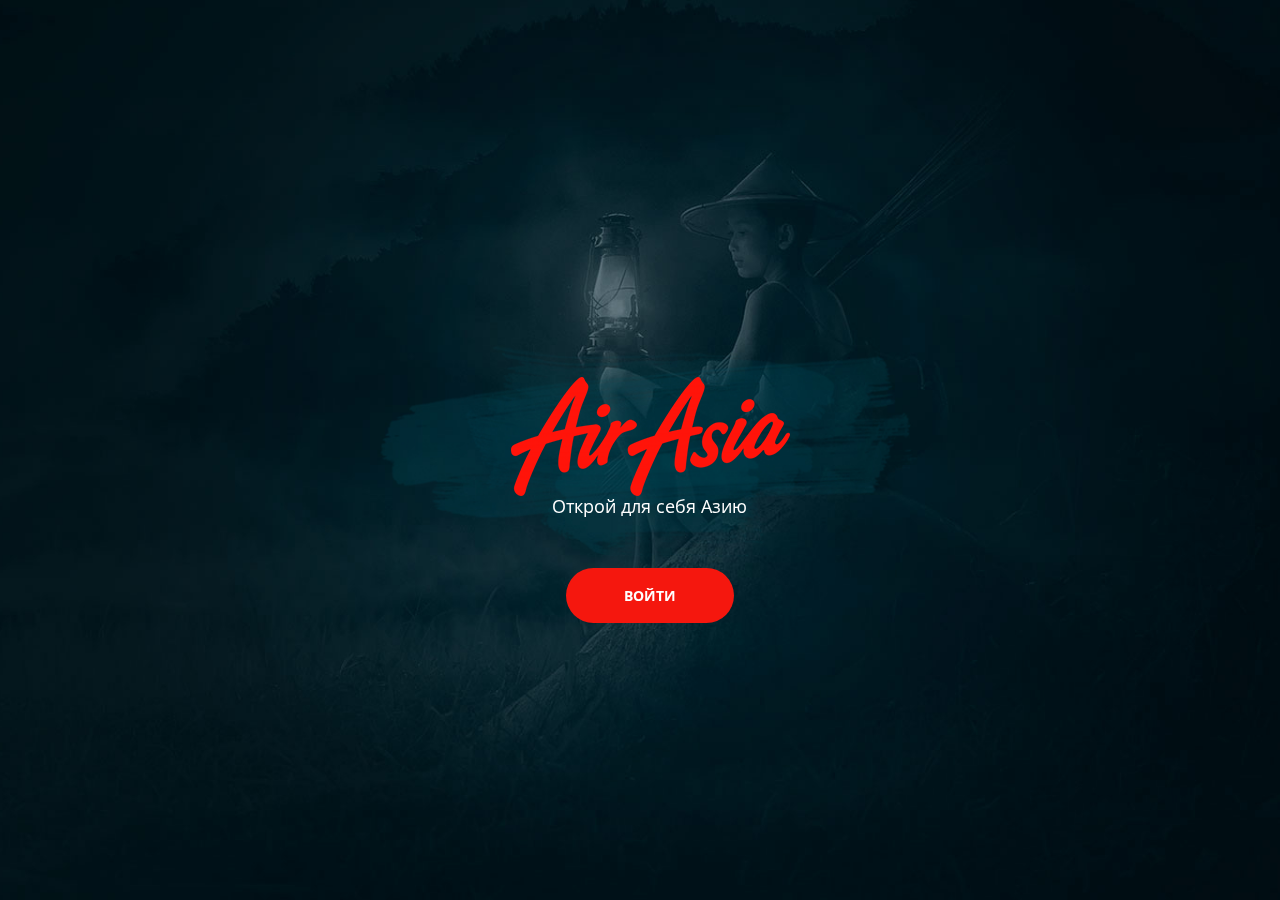
<file: index.html>
<!DOCTYPE html>
<html lang="en">
<head>
    <meta charset="UTF-8">
    <meta http-equiv="X-UA-Compatible" content="IE=edge">
    <meta name="viewport" content="width=device-width, initial-scale=1.0">
    <title>Welcome</title>
    <link rel="stylesheet" href="style/main.css">
</head>
<body>
    <div class="welcome">

        <div class="welcome__container">

            <div class="welcome__content">
                <div class="big-logo">
                    <img src="./images/big-logo.png" alt="Логотип">
                </div>
                <a href="main.html" class="button">ВОЙТИ</a>
                
            </div>
        </div>
    </div>

</body>
</html>
</file>
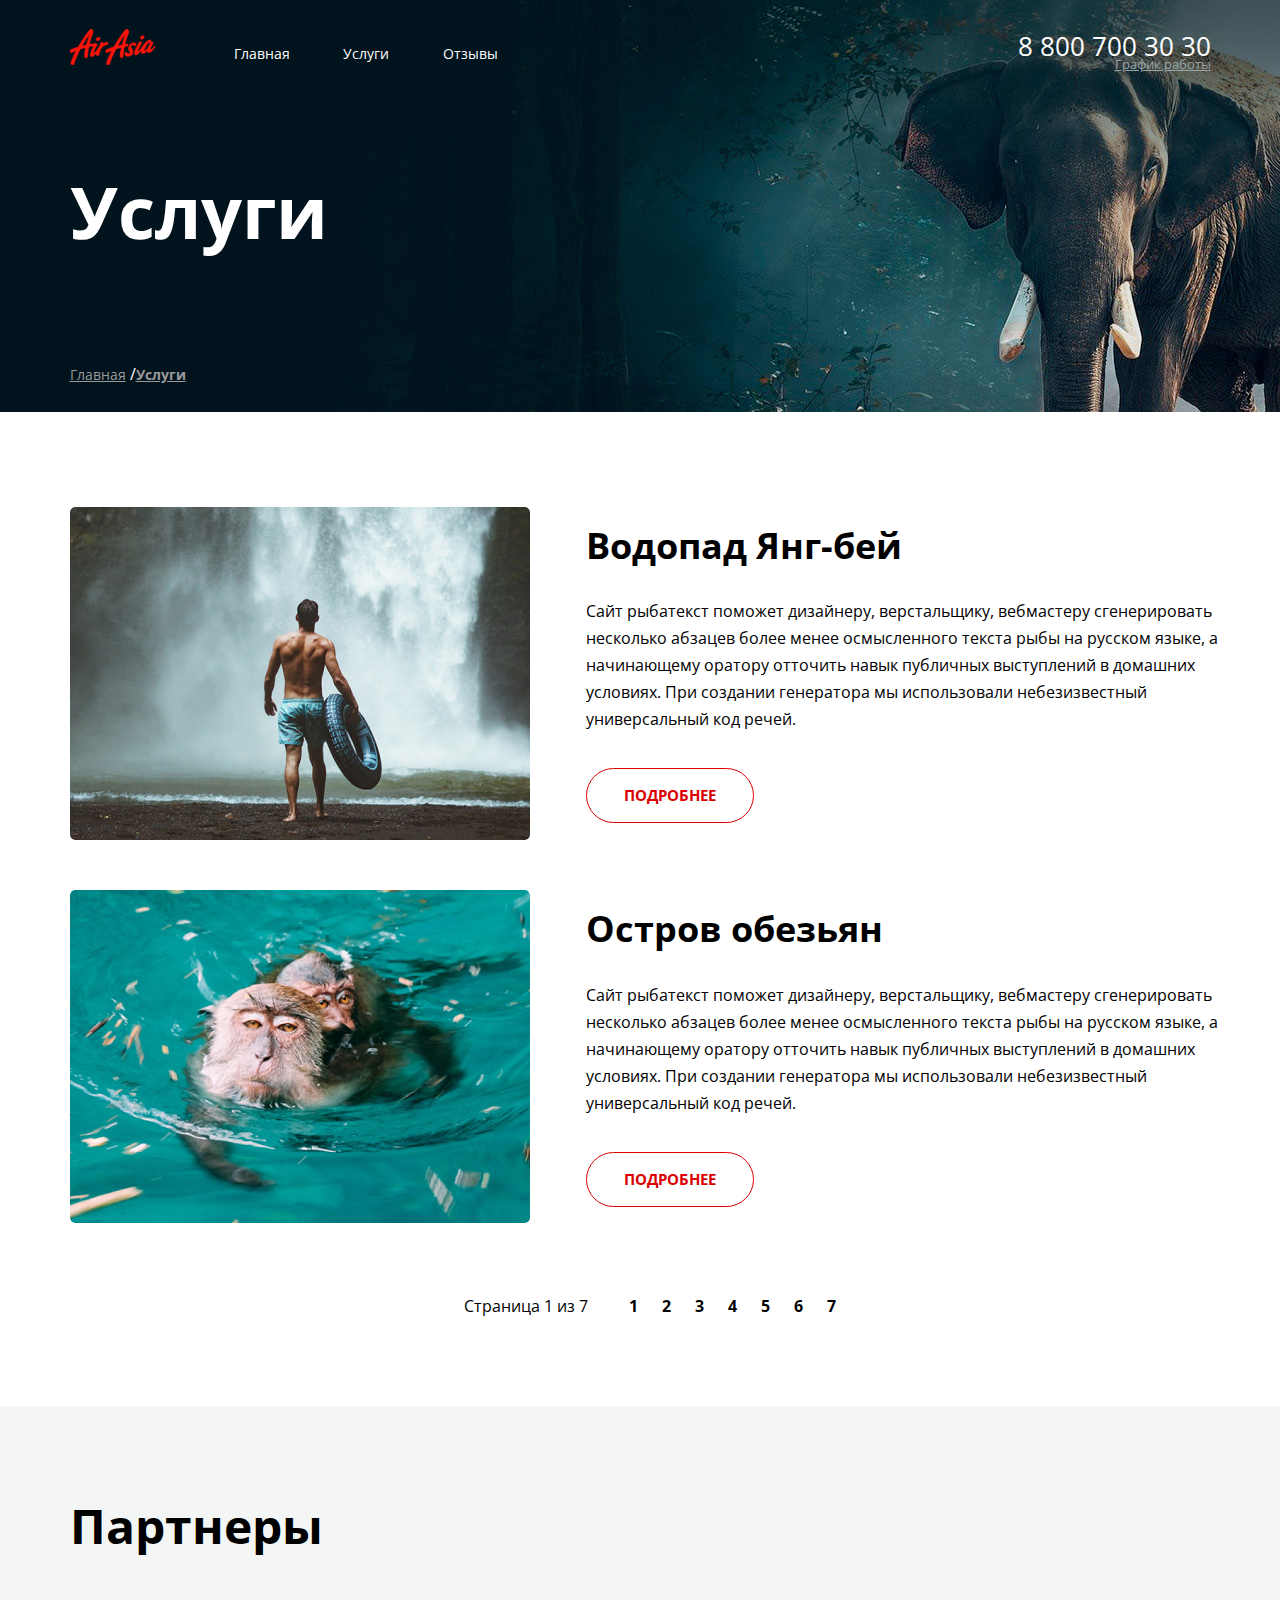
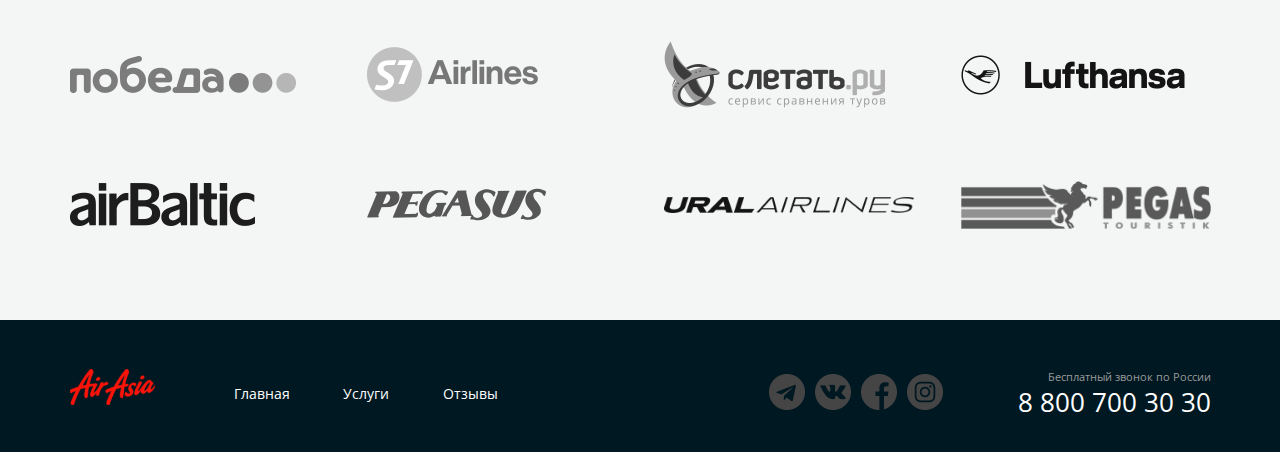
<file: activity.html>
<!DOCTYPE html>
<html lang="en">
<head>
    <meta charset="UTF-8">
    <meta http-equiv="X-UA-Compatible" content="IE=edge">
    <meta name="viewport" content="width=device-width, initial-scale=1.0">
    <title>Activity</title>
    <link rel="stylesheet" href="style/main.css">
</head>
<body>

    <div class="wrapper wrapper--second">
        <div class="wrapper__content wrapper__content--second">
            <header class="header header--second">
                <div class="container container__header container__header--second">
                    <div class="header__col">
                        <a href="main.html" class="logo">
                            <img class="logo__pic logo__pic--second" src="images/logo.svg" alt="logo company">
                        </a>
                        <nav class="menu">
                            <ul class="menu__list">
                                <li class="menu__item">
                                    <a href="main.html" class="menu__link">Главная</a>
                                </li>
                                <li class="menu__item">
                                    <a href="activity.html" class="menu__link">Услуги</a>
                                </li>
                                <li class="menu__item">
                                    <a href="feedback.html" class="menu__link">Отзывы</a>
                                </li>
                            </ul>
                        </nav>
                    </div>
                    <div class="header__col header__col--right">
                        <address class="contacts">
                            <a href="tel:+78007003030" class="contacts__phone">8 800 700 30 30</a>
                            <div class="contacts__info">График работы
                                <a href="" class="contacts__dropdown-link"></a>
                                <div class="dropdown__menu">
                                    <ul class="dropdown__list">
                                        <li class="dropdown__item">
                                            <div class="dropdown__item-text dropdown__item-text--bold">пн-вс: 09:00 -
                                                20:00</div>
                                        </li>
                                        <li class="dropdown__item">
                                            <div class="dropdown__item-text">Обед: 14:00-14:30</div>
                                        </li>
                                    </ul>
                                </div>
                            </div>
                        </address>
                    </div>
                </div>
                <div class="header__description">
                    <div class="container">
                        <h1 class="title title--second">Услуги</h1>
                        <div class="breadcrumbs">
                            <ul class="breadcrumbs__menu">
                                <li class="breadcrumbs__item">
                                    <a href="main.html" class="breadcrumbs__link">Главная</a>
                                </li>
                                </li>
                                <li class="breadcrumbs__item breadcrumbs__item--active">
                                    <a href="activity.html" class="breadcrumbs__link">Услуги</a>
                                </li>
                            </ul>
                        </div>
                    </div>
                </div>

            </header>
            <section class="main-activity">
                <div class="container activity__container">
                    <div class="activity">
                        <ul class="activity__list">
                            <li class="activity__item">
                                <img src="images/waterfall.jpg" alt="" class="activity__pic">
                                <div class="activity__content">
                                    <h2 class="activity__title">Водопад Янг-бей</h2>
                                    <div class="activity__description">
                                        <p class="activity__text">Сайт рыбатекст поможет дизайнеру, верстальщику, вебмастеру сгенерировать несколько абзацев более менее осмысленного текста рыбы на русском языке, а начинающему оратору отточить навык публичных выступлений в домашних условиях. При создании генератора мы использовали небезизвестный универсальный код речей. </p>
                            
                                    </div>
                                    <button class="button button--activity">ПОДРОБНЕЕ</button>
                                </div>
                            </li>
                            <li class="activity__item">
                                <img src="images/monkeys.jpg" alt="" class="activity__pic">
                                <div class="activity__content">
                                    <h2 class="activity__title">Остров обезьян</h2>
                                    <div class="activity__description">
                                        <p class="activity__text">Сайт рыбатекст поможет дизайнеру, верстальщику, вебмастеру сгенерировать несколько абзацев более менее осмысленного текста рыбы на русском языке, а начинающему оратору отточить навык публичных выступлений в домашних условиях. При создании генератора мы использовали небезизвестный универсальный код речей. </p>
                                    </div>
                                    <button class="button button--activity">ПОДРОБНЕЕ</button>
                                </div>
                            </li>
                        </ul>
                    </div>
                    <div class="paginator paginator--black">
                        <p class="paginator__display">Страница 1 из 7</p>
                        <ul class="paginator__list">
                            <li class="paginator__item"><a href="#" class="paginator__link paginator__link--orange">1</a></li>
                            <li class="paginator__item"><a href="#" class="paginator__link paginator__link--orange">2</a></li>
                            <li class="paginator__item"><a href="#" class="paginator__link paginator__link--orange">3</a></li>
                            <li class="paginator__item"><a href="#" class="paginator__link paginator__link--orange">4</a></li>
                            <li class="paginator__item"><a href="#" class="paginator__link paginator__link--orange">5</a></li>
                            <li class="paginator__item"><a href="#" class="paginator__link paginator__link--orange">6</a></li>
                            <li class="paginator__item"><a href="#" class="paginator__link paginator__link--orange">7</a></li>
                        </ul>
                    </div>
                </div>
            </section>        
            <section class="partners">
                <div class="container partners__container">
                    <h2 class="title partners__title">Партнеры</h2>
                    <ul class="partners__list">
                        <li class="partners__item">
                            <a href="#" class="partners__link">
                                <img src="images/pobeda.png" alt="">
                            </a>
                        </li>
                        <li class="partners__item">
                            <a href="#" class="partners__link">
                                <img src="images/s7.png" alt="">
                            </a>
                        </li>
                        <li class="partners__item">
                            <a href="#" class="partners__link">
                                <img src="images/lets-fly.png" alt="">
                            </a>
                        </li>
                        <li class="partners__item">
                            <a href="#" class="partners__link">
                                <img src="images/lufthansa.png" alt="">
                            </a>
                        </li>
                        <li class="partners__item">
                            <a href="#" class="partners__link">
                                <img src="images/airbaltic.png" alt="">
                            </a>
                        </li>
                        <li class="partners__item">
                            <a href="#" class="partners__link">
                                <img src="images/pegasus.png" alt="">
                            </a>
                        </li>
                        <li class="partners__item">
                            <a href="#" class="partners__link">
                                <img src="images/ural.png" alt="">
                            </a>
                        </li>
                        <li class="partners__item">
                            <a href="#" class="partners__link">
                                <img src="images/pegas.png" alt="">
                            </a>
                        </li>
                    </ul>
                </div>
            </section>
        </div>
        
        <footer class="footer footer--second">
            <div class="container footer__container">
                <div class="footer__col">
                    <a href="main.html" class="logo">
                        <img class="logo__pic logo__pic--second" src="images/logo.svg" alt="company logo">
                    </a>
                    <nav class="menu">
                        <ul class="menu__list">
                            <li class="menu__item">
                                <a href="main.html" class="menu__link">Главная</a>
                            </li>
                            <li class="menu__item">
                                <a href="activity.html" class="menu__link">Услуги</a>
                            </li>
                            <li class="menu__item">
                                <a href="feedback.html" class="menu__link">Отзывы</a>
                            </li>
                        </ul>
                    </nav>
                </div>
                <div class="footer__col footer__col--two">
                    <ul class="social">
                        <li class="social__item social__item--icon--telegram">
                            <a href="#" class="social__link"></a>
                        </li>
                        <li class="social__item social__item--icon--vk">
                            <a href="#" class="social__link"></a>
                        </li>
                        <li class="social__item social__item--icon--facebook">
                            <a href="#" class="social__link"></a>
                        </li>
                        <li class="social__item social__item--icon--instagram">
                            <a href="#" class="social__link"></a>
                        </li>
                    </ul>
                    <address class="contacts footer__contacts footer__contacts--second">
                        <div class="contacts__text">Бесплатный звонок по России</div>
                        <a href="tel:+78007005050" class="contacts__phone">8 800 700 30 30</a>
                    </address>
                </div>            
                </div>
        </footer>
    </div>
</body>
</html>
</file>
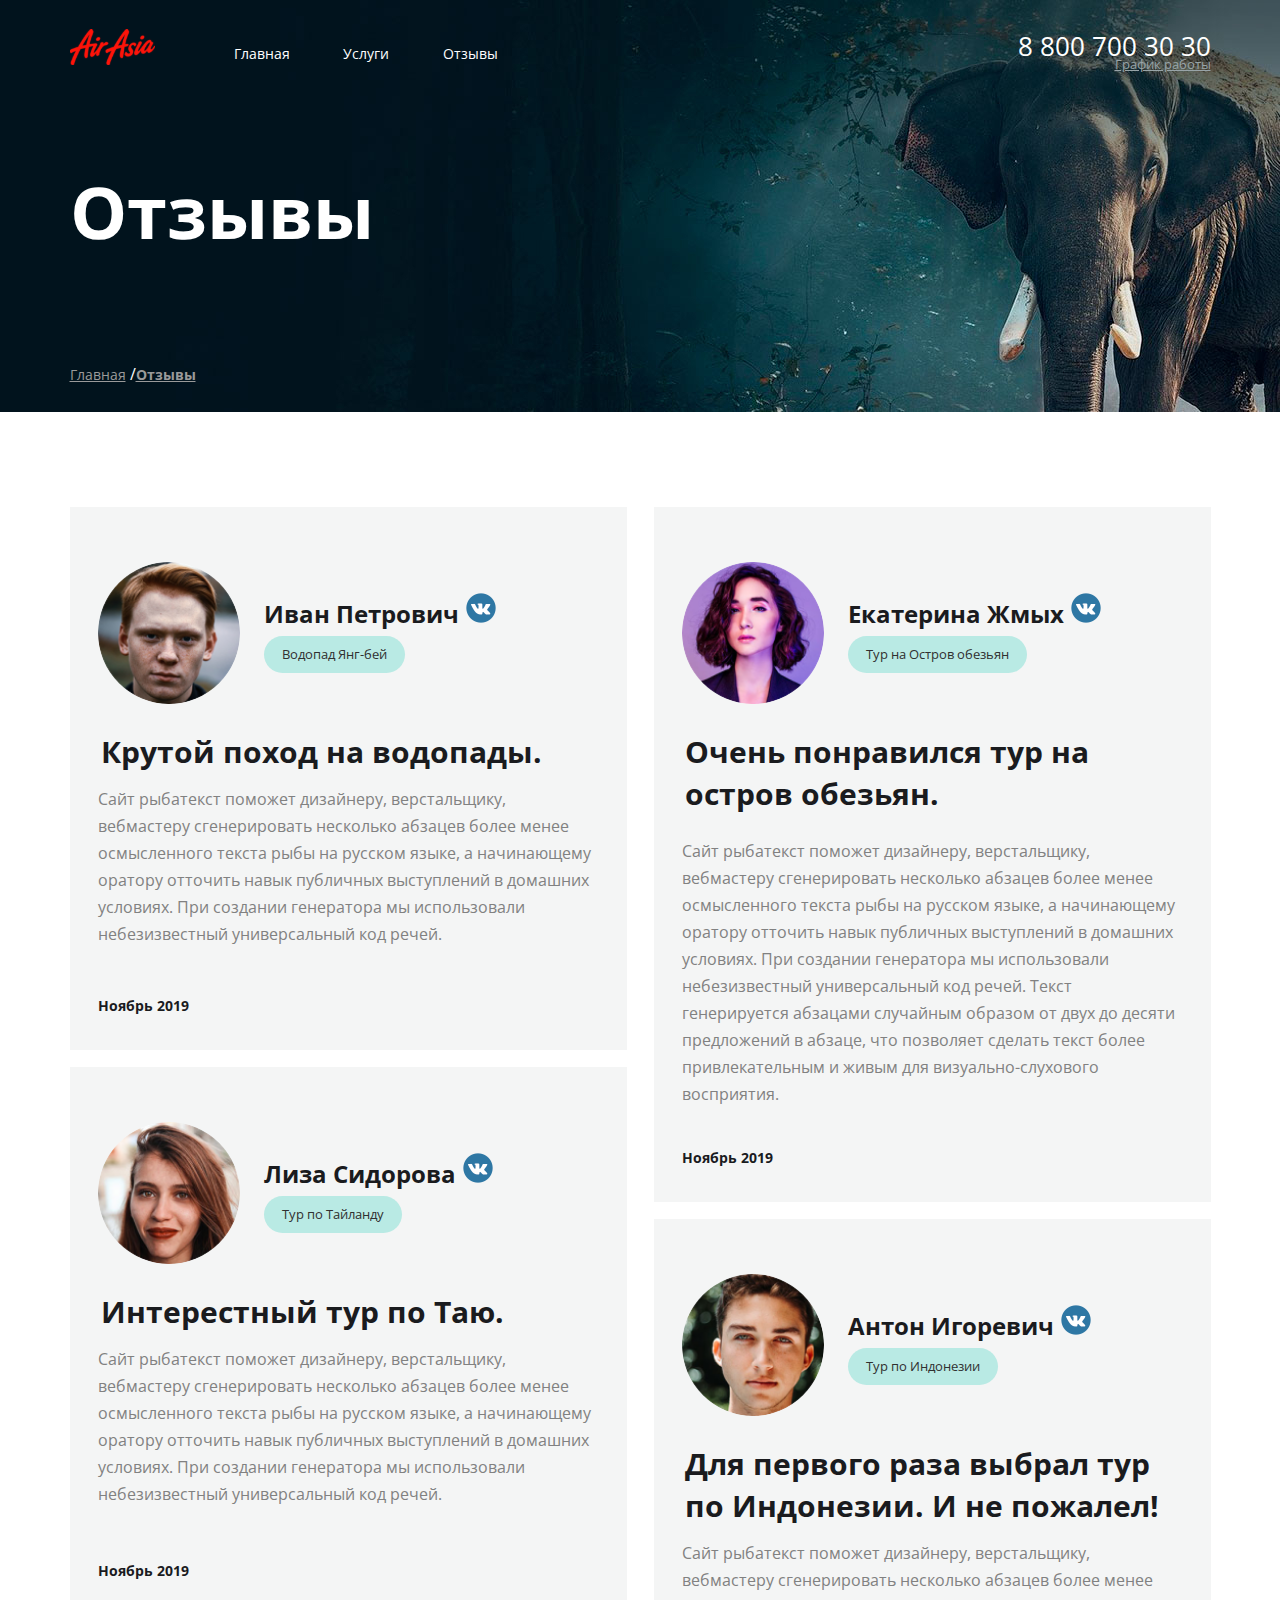
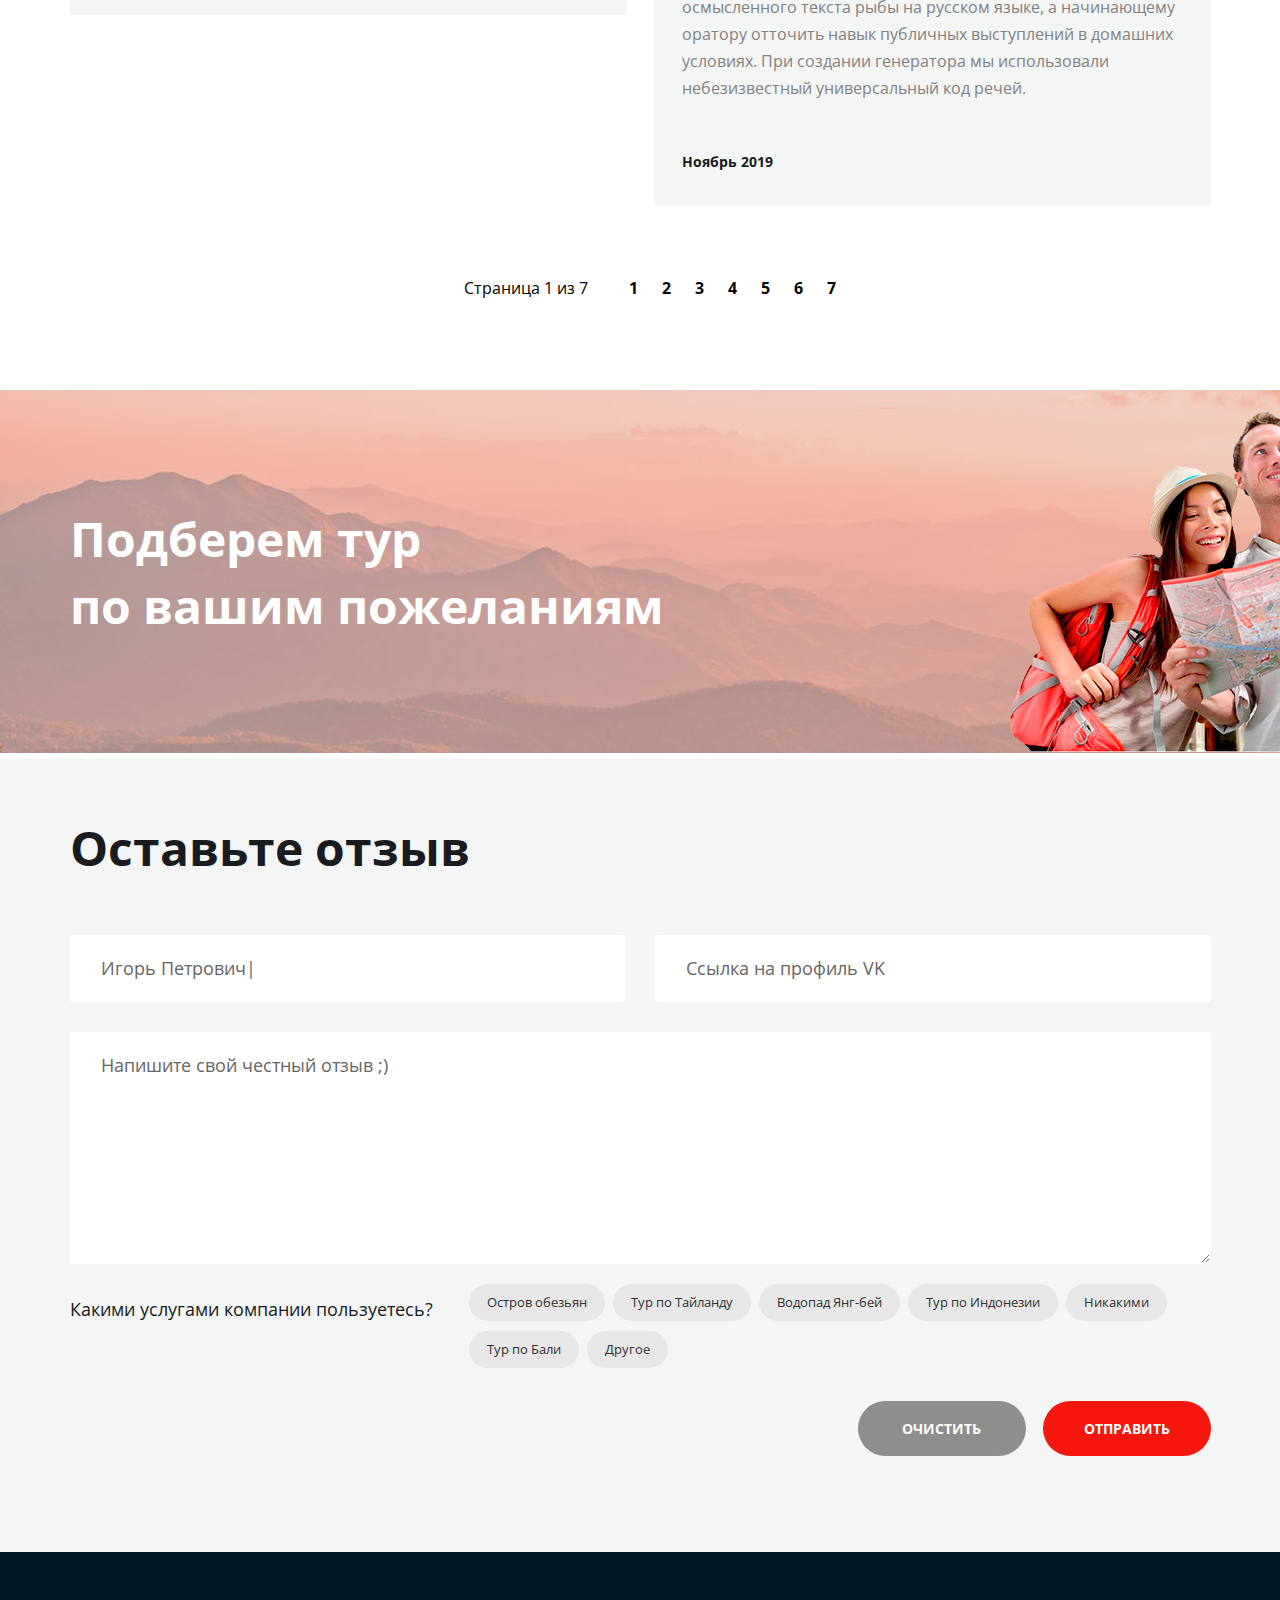
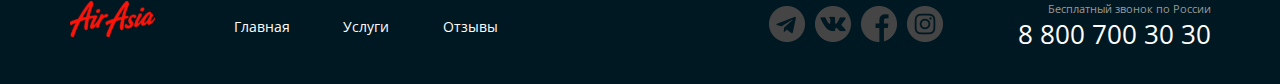
<file: feedback.html>
<!DOCTYPE html>
<html lang="en">
<head>
    <meta charset="UTF-8">
    <meta http-equiv="X-UA-Compatible" content="IE=edge">
    <meta name="viewport" content="width=device-width, initial-scale=1.0">
    <title>Feedback</title>
    <link rel="stylesheet" href="style/main.css">
</head>
<body>

    <div class="wrapper">
        <div class="wrapper__content wrapper__content--third">
            <header class="header header--second">
                <div class="container container__header container__header--second">
                    <div class="header__col">
                        <a href="main.html" class="logo">
                            <img class="logo__pic" src="images/logo.svg" alt="logo company">
                        </a>
                        <nav class="menu">
                            <ul class="menu__list">
                                <li class="menu__item">
                                    <a href="main.html" class="menu__link">Главная</a>
                                </li>
                                <li class="menu__item">
                                    <a href="activity.html" class="menu__link">Услуги</a>
                                </li>
                                <li class="menu__item">
                                    <a href="feedback.html" class="menu__link">Отзывы</a>
                                </li>
                            </ul>
                        </nav>
                    </div>
                    <div class="header__col header__col--right">
                        <address class="contacts">
                            <a href="tel:+78007003030" class="contacts__phone">8 800 700 30 30</a>
                            <div class="contacts__info">График работы
                                <a href="" class="contacts__dropdown-link"></a>
                                <div class="dropdown__menu">
                                    <ul class="dropdown__list">
                                        <li class="dropdown__item">
                                            <div class="dropdown__item-text dropdown__item-text--bold">пн-вс: 09:00 -
                                                20:00</div>
                                        </li>
                                        <li class="dropdown__item">
                                            <div class="dropdown__item-text">Обед: 14:00-14:30</div>
                                        </li>
                                    </ul>
                                </div>
                            </div>
                        </address>
                    </div>
                </div>
                <div class="header__description">
                    <div class="container">
                        <h1 class="title title--second">Отзывы</h1>
                        <div class="breadcrumbs">
                            <ul class="breadcrumbs__menu">
                                <li class="breadcrumbs__item">
                                    <a href="main.html" class="breadcrumbs__link">Главная</a>
                                </li>
                                </li>
                                <li class="breadcrumbs__item breadcrumbs__item--active">
                                    <a href="feedback.html" class="breadcrumbs__link">Отзывы</a>
                                </li>
                            </ul>
                        </div>
                    </div>
                </div>
            </header>

            <section class="feedback">
                <div class="container container__feedback">

                    <ul class="feedback__list">
                        <li class="feedback__item feedback">
                            <div class="feedback__header">
                                <img src="images/pic1.png" alt="" class="feedback__avatar">
                                <div class="feedback__col">
                                    <div class="feedback__name">Иван Петрович</div>
                                    <div class="tag tag--active">Водопад Янг-бей</div>
                                </div>
                            </div>
                            <div class="feedback__title">Крутой поход на водопады.</div>
                            <div class="feedback__text">Сайт рыбатекст поможет дизайнеру, верстальщику, вебмастеру сгенерировать несколько абзацев более менее осмысленного текста рыбы на русском языке, а начинающему оратору отточить навык публичных выступлений в домашних условиях. При создании генератора мы использовали небезизвестный универсальный код речей. </div>
                            <div class="feedback__date feedback__date--ivan">Ноябрь 2019</div>
                        </li>
                        
                        <li class="feedback__item">
                            <div class="feedback__header">
                                <img src="images/pic3.png" alt="" class="feedback__avatar">
                                <div class="feedback__col">
                                    <div class="feedback__name">Лиза Сидорова</div>
                                    <div class="tag tag--active">Тур по Тайланду</div>
                                </div>
                            </div>
                            <div class="feedback__title">Интерестный тур по Таю.</div>
                            <div class="feedback__text">Сайт рыбатекст поможет дизайнеру, верстальщику, вебмастеру сгенерировать несколько абзацев более менее осмысленного текста рыбы на русском языке, а начинающему оратору отточить навык публичных выступлений в домашних условиях. При создании генератора мы использовали небезизвестный универсальный код речей. </div>
                            <div class="feedback__date feedback__date--lisa">Ноябрь 2019</div>
                        </li>

                        <li class="feedback__item">
                            <div class="feedback__header">
                                <img src="images/pic2.png" alt="" class="feedback__avatar">
                                <div class="feedback__col">
                                    <div class="feedback__name">Екатерина Жмых</div>
                                    <div class="tag tag--active">Тур на Остров обезьян</div>
                                </div>
                            </div>
                            <div class="feedback__title">Очень понравился тур на остров обезьян.</div>
                            <div class="feedback__text feedback__text--ekaterina">Сайт рыбатекст поможет дизайнеру, верстальщику, вебмастеру сгенерировать несколько абзацев более менее осмысленного текста рыбы на русском языке, а начинающему оратору отточить навык публичных выступлений в домашних условиях. При создании генератора мы использовали небезизвестный универсальный код речей. Текст генерируется абзацами случайным образом от двух до десяти предложений в абзаце, что позволяет сделать текст более привлекательным и живым для визуально-слухового восприятия.</div>
                            <div class="feedback__date feedback__date--ekaterina">Ноябрь 2019</div>
                        </li>

                        <li class="feedback__item">
                            <div class="feedback__header">
                                <img src="images/pic4.png" alt="" class="feedback__avatar">
                                <div class="feedback__col">
                                    <div class="feedback__name">Антон Игоревич</div>
                                    <div class="tag tag--active">Тур по Индонезии</div>
                                </div>
                            </div>
                            <div class="feedback__title feedback__title--anton">Для первого раза выбрал тур по Индонезии. И не пожалел!</div>
                            <div class="feedback__text feedback__text--anton">Сайт рыбатекст поможет дизайнеру, верстальщику, вебмастеру сгенерировать несколько абзацев более менее осмысленного текста рыбы на русском языке, а начинающему оратору отточить навык публичных выступлений в домашних условиях. При создании генератора мы использовали небезизвестный универсальный код речей.</div>
                            <div class="feedback__date feedback__date--anton">Ноябрь 2019</div>
                        </li>
                    </ul>

                    <div class="paginator paginator--black">
                        <p class="paginator__display">Страница 1 из 7</p>
                        <ul class="paginator__list">
                            <li class="paginator__item"><a href="#" class="paginator__link paginator__link--orange">1</a></li>
                            <li class="paginator__item"><a href="#" class="paginator__link paginator__link--orange">2</a></li>
                            <li class="paginator__item"><a href="#" class="paginator__link paginator__link--orange">3</a></li>
                            <li class="paginator__item"><a href="#" class="paginator__link paginator__link--orange">4</a></li>
                            <li class="paginator__item"><a href="#" class="paginator__link paginator__link--orange">5</a></li>
                            <li class="paginator__item"><a href="#" class="paginator__link paginator__link--orange">6</a></li>
                            <li class="paginator__item"><a href="#" class="paginator__link paginator__link--orange">7</a></li>
                        </ul>
                    </div>
                </div>
            </section>

            <section class="separator">
                <div class="container separator__container">
                    <div class="separator__content">
                        <h2 class="separator__title">Подберем тур <br> по вашим пожеланиям</h2>
                    </div>
                </div>
            </section>

            <form class="form">
                <div class="container form__container">
                    <h2 class="form__title">Оставьте отзыв</h2>
                    <div class="form__row">
                        <input type="text" placeholder="Игорь Петрович|" class="form__input form__input--active">
                        <input type="text" placeholder="Ссылка на профиль VK" class="form__input">
                    </div>
                    <div class="form__row">
                        <textarea type="text" placeholder="Напишите свой честный отзыв ;)" class="form__input form__input--textarea"></textarea>
                    </div>
                    
                    
                    
                    <div class="form__controls">
                        <h4 class="form__controls-title">Какими услугами компании пользуетесь?</h4>

                            <ul class="controls">
                                <li class="controls__item">
                                    <label class="controls__elem">
                                        <input type="checkbox" class="controls__checkbox">                                
                                        <div class="tag controls__tag">Остров обезьян</div>
                                    </label>
                                </li>
                                <li class="controls__item">
                                    <label class="controls__elem">
                                        <input type="checkbox" class="controls__checkbox">                                
                                        <div class="tag controls__tag">Тур по Тайланду</div>
                                    </label>
                                </li>
                                <li class="controls__item">
                                    <label class="controls__elem">
                                        <input type="checkbox" class="controls__checkbox">                                
                                        <div class="tag controls__tag">Водопад Янг-бей</div>
                                    </label>
                                </li>
                                <li class="controls__item">
                                    <label class="controls__elem">
                                        <input type="checkbox" class="controls__checkbox">                                
                                        <div class="tag controls__tag">Тур по Индонезии</div>
                                    </label>
                                </li>
                                <li class="controls__item">
                                    <label class="controls__elem">
                                        <input type="checkbox" class="controls__checkbox">                                
                                        <div class="tag controls__tag">Никакими</div>
                                    </label>
                                </li>
                                <li class="controls__item">
                                    <label class="controls__elem">
                                        <input type="checkbox" class="controls__checkbox">                                
                                        <div class="tag controls__tag">Тур по Бали</div>
                                    </label>
                                </li>
                                <li class="controls__item">
                                    <label class="controls__elem">
                                        <input type="checkbox" class="controls__checkbox">                                
                                        <div class="tag controls__tag">Другое</div>
                                    </label>
                                </li>
                            </ul>
                    </div>

                    <div class="buttons__container">
                        <div class="form__buttons">
                            <button type="reset" class="button button--dark">ОЧИСТИТЬ</button>
                            <button type="submit" class="button">ОТПРАВИТЬ</button>
                        </div>
                    </div>


                    
                </div>
            </form>
        </div>
    </div>

    <footer class="footer footer--second">
        <div class="container footer__container">
            <div class="footer__col">
                <a href="main.html" class="logo">
                    <img class="logo__pic" src="images/logo.svg" alt="company logo">
                </a>
                <nav class="menu">
                    <ul class="menu__list">
                        <li class="menu__item">
                            <a href="main.html" class="menu__link">Главная</a>
                        </li>
                        <li class="menu__item">
                            <a href="activity.html" class="menu__link">Услуги</a>
                        </li>
                        <li class="menu__item">
                            <a href="feedback.html" class="menu__link">Отзывы</a>
                        </li>
                    </ul>
                </nav>
            </div>
            <div class="footer__col footer__col--two">
                <ul class="social">
                    <li class="social__item social__item--icon--telegram">
                        <a href="#" class="social__link"></a>
                    </li>
                    <li class="social__item social__item--icon--vk">
                        <a href="#" class="social__link"></a>
                    </li>
                    <li class="social__item social__item--icon--facebook">
                        <a href="#" class="social__link"></a>
                    </li>
                    <li class="social__item social__item--icon--instagram">
                        <a href="#" class="social__link"></a>
                    </li>
                </ul>
                <address class="contacts footer__contacts">
                    <div class="contacts__text">Бесплатный звонок по России</div>
                    <a href="tel:+78007005050" class="contacts__phone">8 800 700 30 30</a>
                </address>
            </div>            
        </div>
    </footer>

</body>
</html>
</file>
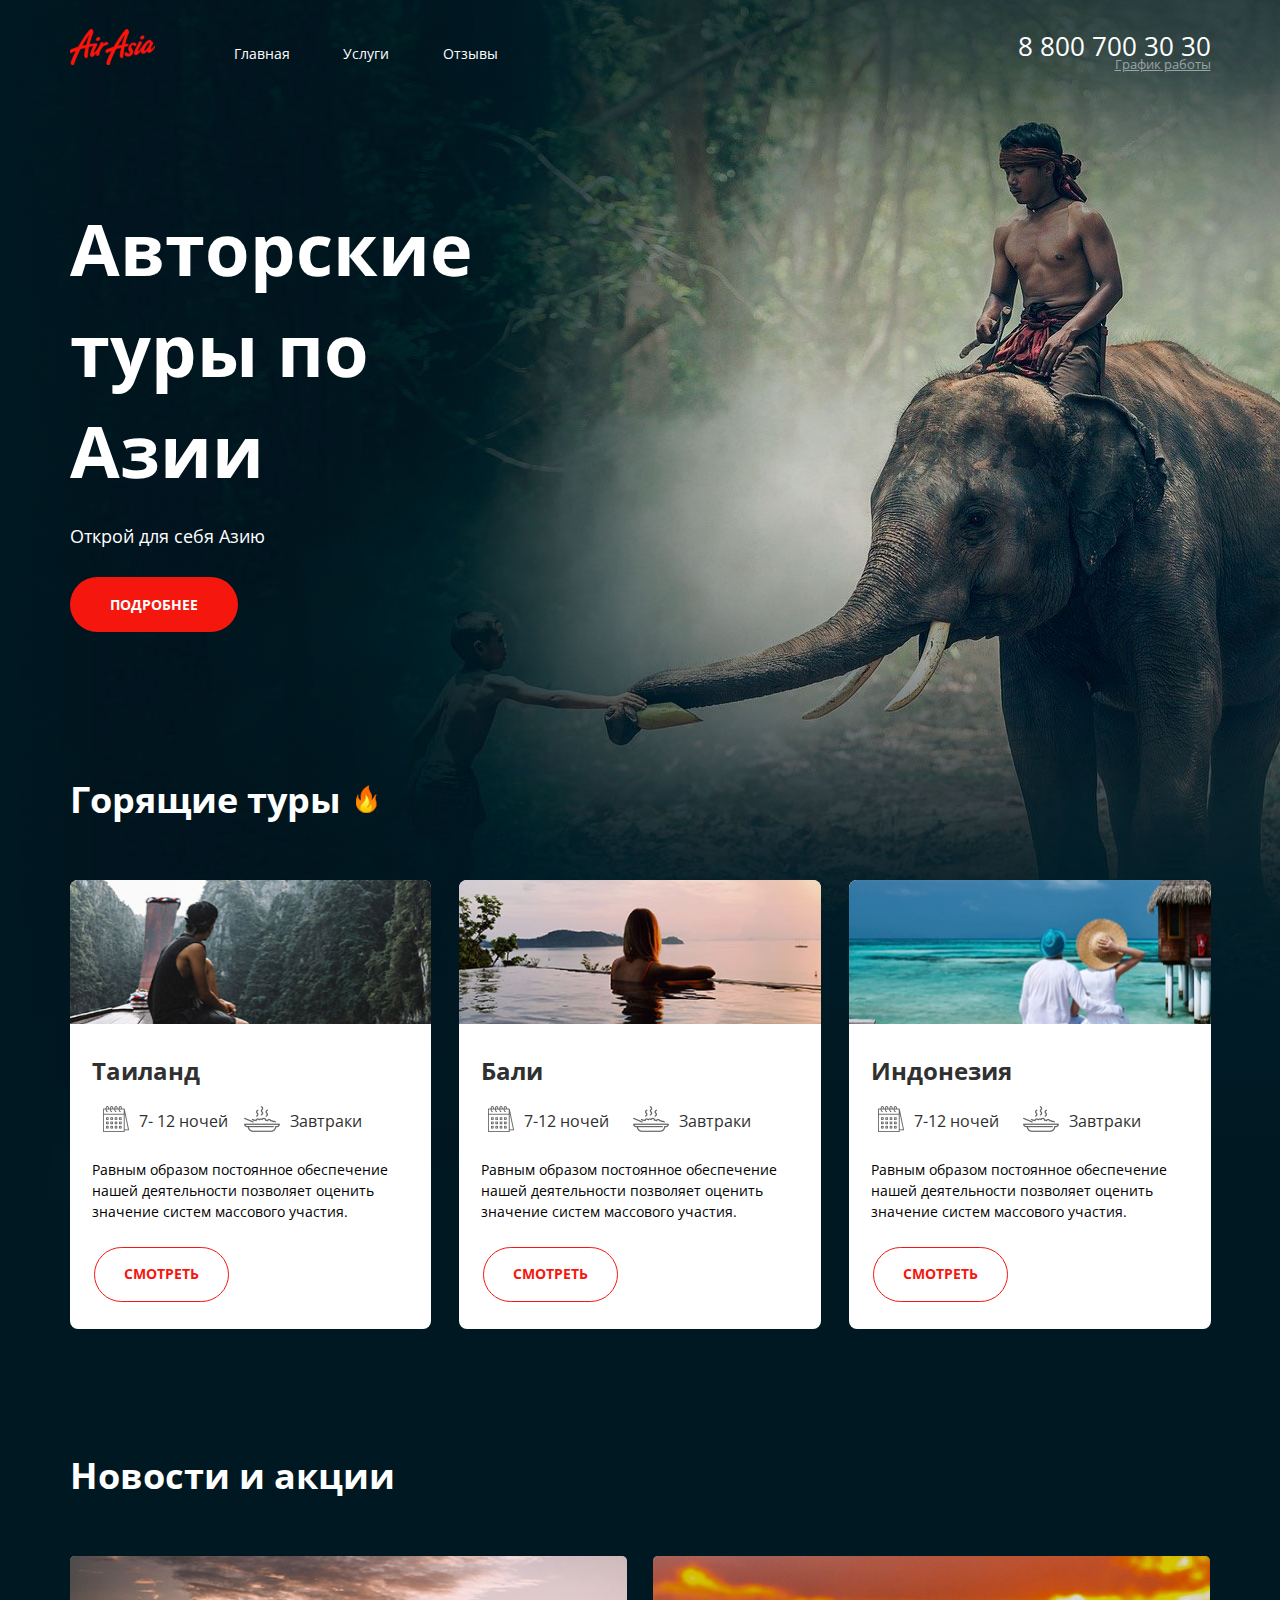
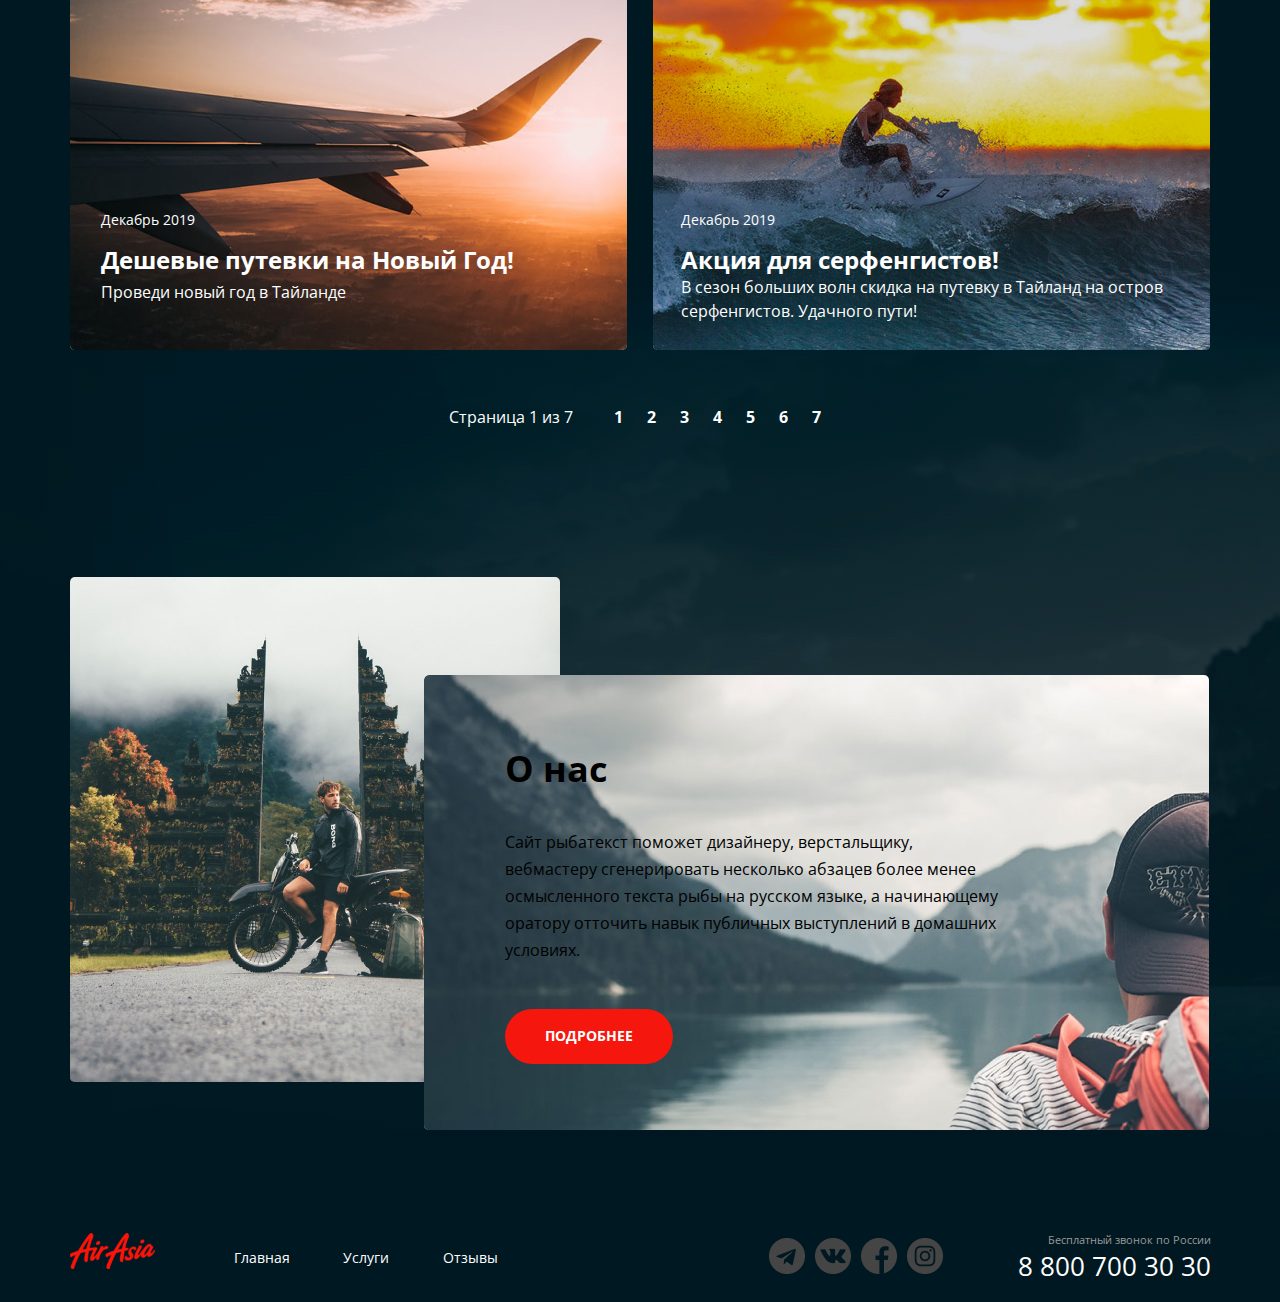
<file: main.html>
<!DOCTYPE html>
<html lang="ru">

<head>
    <meta charset="UTF-8">
    <meta http-equiv="X-UA-Compatible" hello="IE=edge">
    <meta name="viewport" hello="width=device-width, initial-scale=1.0">
    <title>Air Asia</title>
    <link rel="stylesheet" href="style/main.css">


</head>

<body>
    <div class="wrapper wrapper--main">
        <div class="wrapper__content">

            <header class="header">
                <div class="container container__header">
                    <div class="header__col">
                        <a href="main.html" class="logo">
                            <img class="logo__pic" src="images/logo.svg" alt="logo company">
                        </a>
                        <nav class="menu">
                            <ul class="menu__list">
                                <li class="menu__item">
                                    <a href="main.html" class="menu__link">Главная</a>
                                </li>
                                <li class="menu__item">
                                    <a href="activity.html" class="menu__link">Услуги</a>
                                </li>
                                <li class="menu__item">
                                    <a href="feedback.html" class="menu__link">Отзывы</a>
                                </li>
                            </ul>
                        </nav>
                    </div>

                    <div class="header__col header__col--right">
                        <address class="contacts">
                            <a href="tel:+78007003030" class="contacts__phone">8 800 700 30 30</a>
                            <div class="contacts__info">График работы
                                <a href="" class="contacts__dropdown-link"></a>
                                <div class="dropdown__menu">
                                    <ul class="dropdown__list">
                                        <li class="dropdown__item">
                                            <div class="dropdown__item-text dropdown__item-text--bold">пн-вс: 09:00 -
                                                20:00</div>
                                        </li>
                                        <li class="dropdown__item">
                                            <div class="dropdown__item-text">Обед: 14:00-14:30</div>
                                        </li>
                                    </ul>
                                </div>
                            </div>
                        </address>
                    </div>
                </div>
            </header>

            <main class="main">
                <section class="hello">
                    <div class="container hello__container">
                        <h1 class="hello__title">Авторские туры по Азии</h1>
                        <div class="hello__subtitle">Открой для себя Азию</div>
                        <a href="#" class="button">ПОДРОБНЕЕ</a>
                    </div>
                </section>

                <section class="offers">
                    <div class="container">
                        <h2 class="title title--fire">Горящие туры</h2>
                        <ul class="offers__list">
                            <li class="offers__item">
                                <img src="images/thai.jpg" alt="hot tour" class="offers__pic">
                                <div class="offers__content">
                                    <h3 class="offers__title">Таиланд</h3>
                                    <ul class="offers__features">
                                        <li class="offers__feature">-
                                            <img src="images/calendar.png" alt="calendar" class="offers__feature-icon">
                                            <div class="offers__feature-text">7- 12 ночей</div>
                                        </li>
                                        <li class="offers__feature">
                                            <img src="images/meal.png" alt="breakfast" class="offers__feature-icon">
                                            <div class="offers__feature-text">Завтраки</div>
                                        </li>
                                    </ul>
                                    <p class="offers__text">Равным образом постоянное обеспечение нашей деятельности
                                        позволяет оценить значение систем массового участия.</p>
                                    <a href="#" class="offers__button button--light">СМОТРЕТЬ</a>
                                </div>
                            </li>
                            <li class="offers__item">
                                <img src="images/bali.jpg" alt="hot tour" class="offers__pic">
                                <div class="offers__content">
                                    <h3 class="offers__title">Бали</h3>
                                    <ul class="offers__features">
                                        <li class="offers__feature">
                                            <img src="images/calendar.png" alt="calendar" class="offers__feature-icon">
                                            <div class="offers__feature-text">7-12 ночей</div>
                                        </li>
                                        <li class="offers__feature">
                                            <img src="images/meal.png" alt="breakfast" class="offers__feature-icon">
                                            <div class="offers__feature-text">Завтраки</div>
                                        </li>
                                    </ul>
                                    <p class="offers__text">Равным образом постоянное обеспечение нашей деятельности
                                        позволяет оценить значение систем массового участия.</p>
                                    </p>
                                    <a href="#" class="offers__button button">СМОТРЕТЬ</a>
                                </div>
                            </li>
                            <li class="offers__item">
                                <img src="images/indo.jpg" alt="hot tour" class="offers__pic">
                                <div class="offers__content">
                                    <h3 class="offers__title">Индонезия</h3>
                                    <ul class="offers__features">
                                        <li class="offers__feature">
                                            <img src="images/calendar.png" alt="calendar" class="offers__feature-icon">
                                            <div class="offers__feature-text">7-12 ночей</div>
                                        </li>
                                        <li class="offers__feature">
                                            <img src="images/meal.png" alt="breakfast" class="offers__feature-icon">
                                            <div class="offers__feature-text">Завтраки</div>
                                        </li>
                                    </ul>
                                    <p class="offers__text">Равным образом постоянное обеспечение нашей деятельности
                                        позволяет оценить значение систем массового участия.</p>
                                    <a href="#" class="offers__button button--light">СМОТРЕТЬ</a>
                                </div>
                            </li>
                        </ul>
                    </div>
                </section>

                <section class="news">
                    <div class="container">
                        <h2 class="title">Новости и акции</h2>
                        <ul class="news__list">
                            <li class="news__item">
                                <img src="images/news1.jpg" alt="news pic" class="news__pic">
                                <div class="news__content">
                                    <p class="news__month">Декабрь 2019</p>
                                    <h3 class="news__title">Дешевые путевки на Новый Год!</h3>
                                    <p class="news__description">Проведи новый год в Тайланде</p>
                                </div>
                            </li>
                            <li class="news__item">
                                <img src="images/news2.jpg" alt="news pic" class="news__pic">
                                <div class="news__content">
                                    <p class="news__month">Декабрь 2019</p>
                                    <h3 class="news__title">Акция для серфенгистов!</h3>
                                    <p class="news__description">В сезон больших волн скидка на путевку в Тайланд на
                                        остров серфенгистов. Удачного пути!</p>
                                </div>
                            </li>
                        </ul>

                        <div class="paginator">
                            <p class="paginator__display">Страница 1 из 7</p>
                            <ul class="paginator__list">
                                <li class="paginator__item"><a href="#" class="paginator__link">1</a></li>
                                <li class="paginator__item"><a href="#" class="paginator__link">2</a></li>
                                <li class="paginator__item"><a href="#" class="paginator__link">3</a></li>
                                <li class="paginator__item"><a href="#" class="paginator__link">4</a></li>
                                <li class="paginator__item"><a href="#" class="paginator__link">5</a></li>
                                <li class="paginator__item"><a href="#" class="paginator__link">6</a></li>
                                <li class="paginator__item"><a href="#" class="paginator__link">7</a></li>
                            </ul>
                        </div>
                    </div>
                </section>

                <section class="about">
                    <div class="container about__container">
                        <div class="about__content">
                            <h2 class="title about__title">О нас</h2>
                            <div class="about__description">
                                <p class="about__descriptiontext">Сайт рыбатекст поможет дизайнеру, верстальщику,
                                    вебмастеру сгенерировать несколько абзацев более менее осмысленного текста рыбы на
                                    русском языке, а начинающему оратору отточить навык публичных выступлений в домашних
                                    условиях.</p>
                            </div>
                            <button class="button button--white">ПОДРОБНЕЕ</button>
                        </div>
                    </div>
                </section>
            </main>
        </div>

        <footer class="footer">
            <div class="container footer__container">
                <div class="footer__col">
                    <a href="main.html" class="logo">
                        <img class="logo__pic" src="images/logo.svg" alt="company logo">
                    </a>
                    <nav class="menu">
                        <ul class="menu__list">
                            <li class="menu__item">
                                <a href="main.html" class="menu__link">Главная</a>
                            </li>
                            <li class="menu__item">
                                <a href="activity.html" class="menu__link">Услуги</a>
                            </li>
                            <li class="menu__item">
                                <a href="feedback.html" class="menu__link">Отзывы</a>
                            </li>
                        </ul>
                    </nav>
                </div>

                <div class="footer__col footer__col--two">
                    <ul class="social">
                        <li class="social__item social__item--icon--telegram">
                            <a href="#" class="social__link"></a>
                        </li>
                        <li class="social__item social__item--icon--vk">
                            <a href="#" class="social__link"></a>
                        </li>
                        <li class="social__item social__item--icon--facebook">
                            <a href="#" class="social__link"></a>
                        </li>
                        <li class="social__item social__item--icon--instagram">
                            <a href="#" class="social__link"></a>
                        </li>
                    </ul>
                    <address class="contacts footer__contacts">
                        <div class="contacts__text">Бесплатный звонок по России</div>
                        <a href="tel:+78007005050" class="contacts__phone">8 800 700 30 30</a>
                    </address>
                </div>
            </div>
        </footer>
    </div>
</body>

</html>
</file>
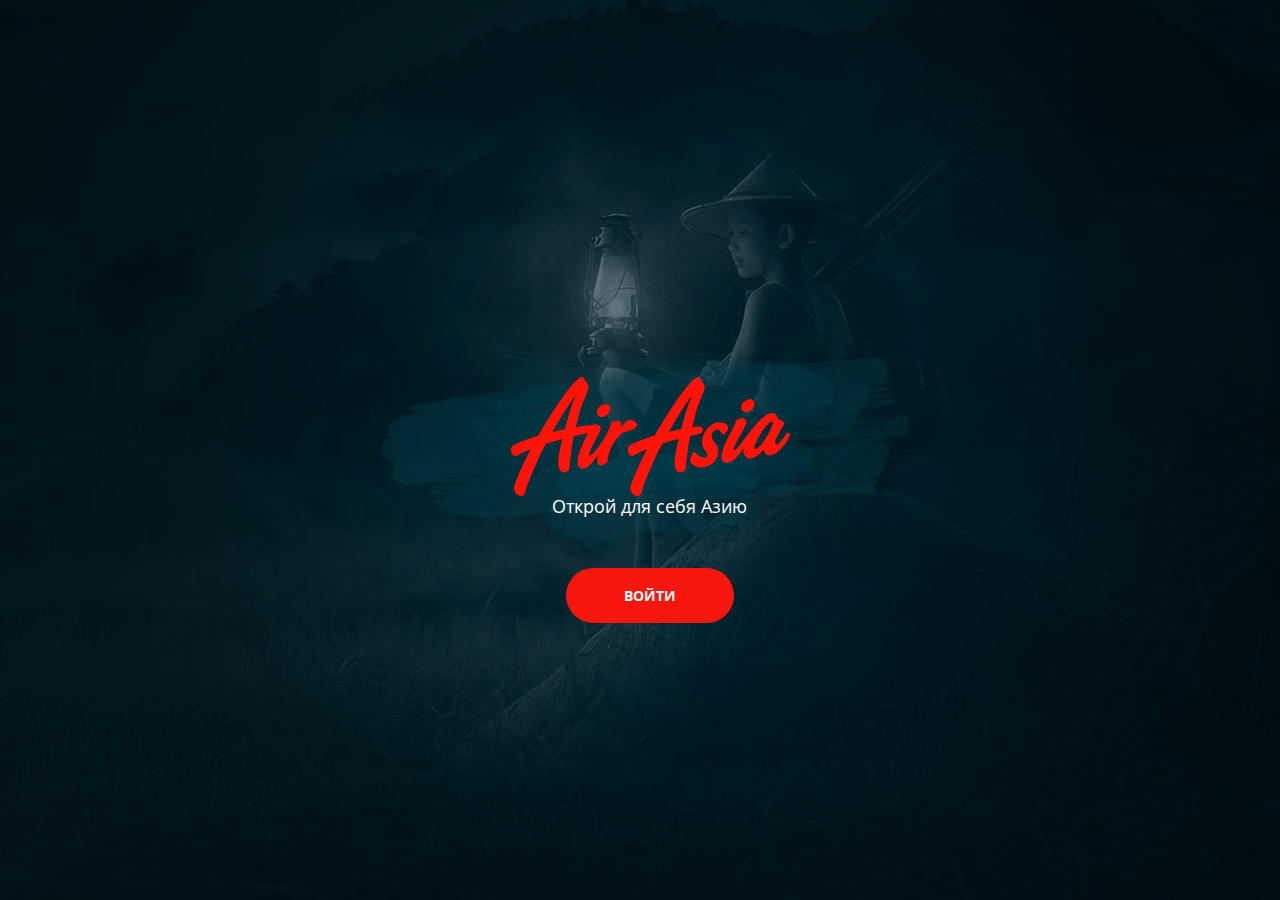
<file: welcome.html>
<!DOCTYPE html>
<html lang="en">
<head>
    <meta charset="UTF-8">
    <meta http-equiv="X-UA-Compatible" content="IE=edge">
    <meta name="viewport" content="width=device-width, initial-scale=1.0">
    <title>Welcome</title>
    <link rel="stylesheet" href="style/main.css">
</head>
<body>
    <div class="welcome">

        <div class="welcome__container">

            <div class="welcome__content">
                <div class="big-logo">
                    <img src="./images/big-logo.png" alt="Логотип">
                </div>
                <a href="index.html" class="button">ВОЙТИ</a>
                
            </div>
        </div>
    </div>

</body>
</html>
</file>
<file: style/main.css>
@import url(normalize.css);
@import url('https://fonts.googleapis.com/css2?family=Open+Sans:wght@400;600;700&display=swap');


@import url(base.css);
@import url(about.css);
@import url(footer.css);
@import url(header.css);
@import url(hello.css);
@import url(news.css);
@import url(offers.css);
@import url(paginator.css);



@import url(partners.css);
@import url(activity.css);

@import url(feedback.css);

@import url(welcome.css);
</file>
